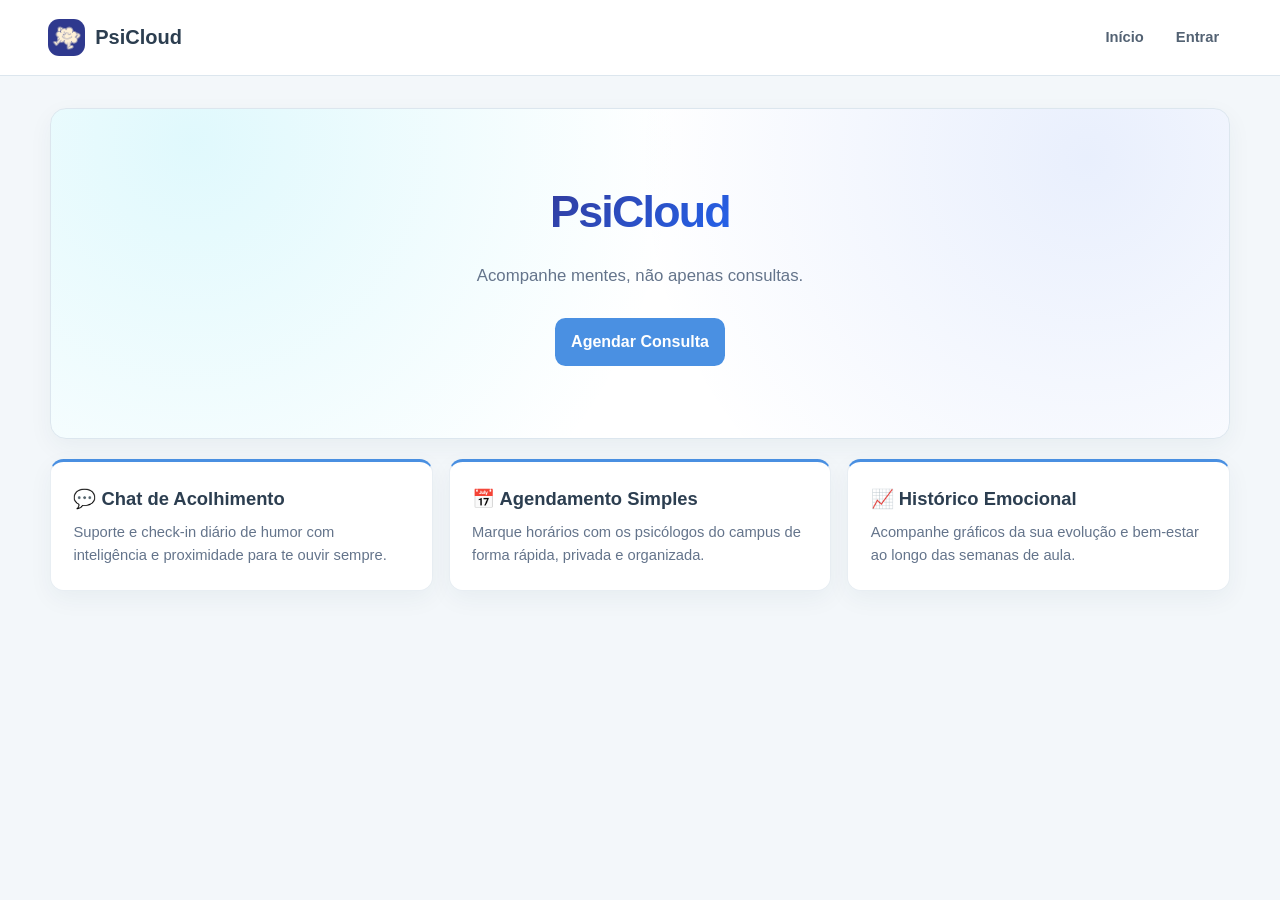
<file: index.html>
<!DOCTYPE html>
<html lang="pt-BR">
<head>
    <meta charset="UTF-8">
    <meta name="viewport" content="width=device-width, initial-scale=1.0">
    <title>PsiCloud - Acompanhe mentes, não apenas consultas</title>
    <!-- Vinculando o arquivo global style.css da Semana 1 -->
    <link rel="stylesheet" href="css/style.css"> <!--alteração do link (guilherme)-->
</head>
<body>

    <!-- Cabeçalho / Navbar -->
    <header class="header">
                    <a class="logo" href="index.html" aria-label="PsiCloud - página pública">
                <img src="images/logo.png" alt="" aria-hidden="true">
                <span>PsiCloud</span>
    </a>
        <nav class="nav-links" aria-label="Navegação principal">
            <a href="#inicio">Início</a>
            <a href="pages/login.html">Entrar</a> <!--alteração do link (guilherme)-->
        </nav>
    </header>

    <main id="conteudo">
    <!-- Seção Principal (Hero Banner) estruturada com Flexbox -->
    <section class="hero" id="inicio">
        <h1> <span>PsiCloud</span></h1>
        <p>Acompanhe mentes, não apenas consultas.</p>
        <a href="pages/agendamento.html" class="btn-primary">Agendar Consulta</a>
    </section>

    <!-- Seção de Diferenciais (Cards com Flexbox) -->
    <section class="diferenciais" aria-label="Diferenciais do PsiCloud">
        <div class="card-dif">
            <h3>💬 Chat de Acolhimento</h3>
            <p>Suporte e check-in diário de humor com inteligência e proximidade para te ouvir sempre.</p>
        </div>
        <div class="card-dif">
            <h3>📅 Agendamento Simples</h3>
            <p>Marque horários com os psicólogos do campus de forma rápida, privada e organizada.</p>
        </div>
        <div class="card-dif">
            <h3>📈 Histórico Emocional</h3>
            <p>Acompanhe gráficos da sua evolução e bem-estar ao longo das semanas de aula.</p>
        </div>
    </section>
    </main>

</body>
</html>
</file>
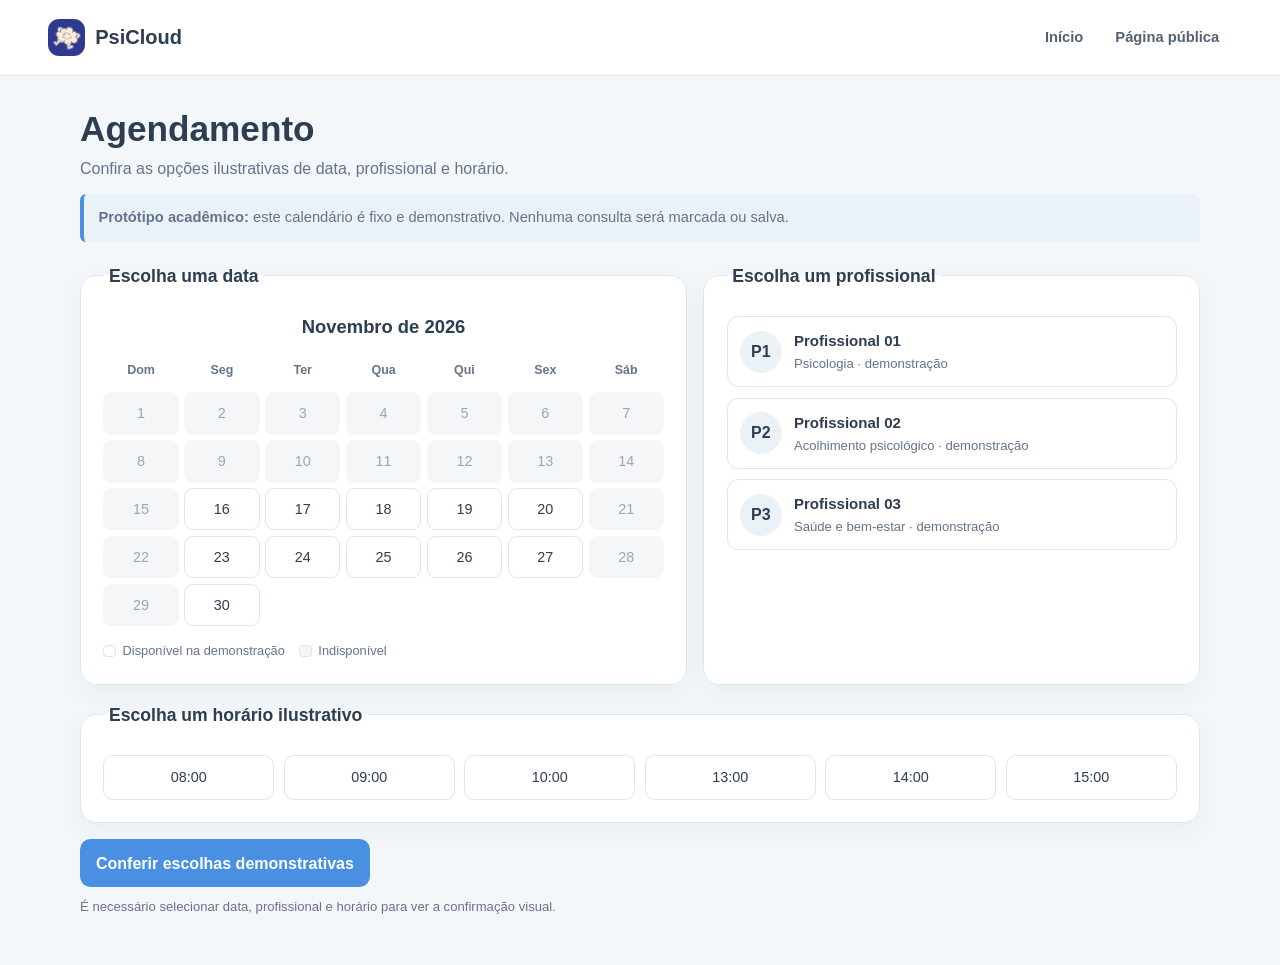
<file: pages/agendamento.html>
<!DOCTYPE html>
<html lang="pt-BR">
<head>
  <meta charset="UTF-8">
  <meta name="viewport" content="width=device-width, initial-scale=1.0">
  <meta name="description" content="Calendário ilustrativo de agendamento do PsiCloud.">
  <title>Agendamento demonstrativo | PsiCloud</title>
  <link rel="stylesheet" href="../css/style.css">
  <style>
    .agendamento-container {
      width: min(1120px, calc(100% - 2rem));
      margin: 2rem auto 3rem;
    }

    .pagina-intro {
      margin-bottom: 1.25rem;
    }

    .pagina-intro h1 {
      margin-bottom: 0.35rem;
      color: var(--cor-primaria);
      font-size: clamp(1.7rem, 4vw, 2.2rem);
      line-height: 1.2;
    }

    .pagina-intro p {
      color: var(--cor-texto-suave);
    }

    .aviso-demo {
      margin-top: 0.8rem;
      padding: 0.75rem 0.9rem;
      border-left: 4px solid var(--cor-secundaria);
      border-radius: 0.4rem;
      background: #EAF2F8;
      color: var(--cor-primaria);
      font-size: 0.92rem;
    }

    .agendamento-grid {
      display: grid;
      grid-template-columns: minmax(0, 1.1fr) minmax(280px, 0.9fr);
      gap: 1rem;
    }

    .painel-agenda {
      min-width: 0;
      padding: clamp(1rem, 3vw, 1.4rem);
      border: 1px solid var(--cor-borda);
      border-radius: var(--raio-cartao);
      background: var(--cor-branco);
      box-shadow: var(--sombra-cartao);
    }

    .painel-agenda legend {
      padding: 0 0.35rem;
      color: var(--cor-primaria);
      font-size: 1.1rem;
      font-weight: 750;
    }

    .mes-calendario {
      margin-bottom: 0.8rem;
      color: var(--cor-primaria);
      font-size: 1.15rem;
      text-align: center;
    }

    .calendario {
      display: grid;
      grid-template-columns: repeat(7, minmax(0, 1fr));
      gap: 0.35rem;
    }

    .dia-semana,
    .dia-vazio,
    .dia-indisponivel,
    .dia-opcao {
      display: grid;
      min-height: 2.65rem;
      place-items: center;
      border-radius: 0.55rem;
      font-size: 0.9rem;
    }

    .dia-semana {
      min-height: 2rem;
      color: var(--cor-texto-suave);
      font-size: 0.78rem;
      font-weight: 700;
    }

    .dia-vazio {
      visibility: hidden;
    }

    .dia-indisponivel {
      background: #F4F6F8;
      color: #9AA7B3;
    }

    .dia-opcao {
      position: relative;
      border: 1px solid var(--cor-borda);
      color: var(--cor-primaria);
      cursor: pointer;
      transition: border-color 0.18s ease, background-color 0.18s ease, color 0.18s ease;
    }

    .dia-opcao input,
    .opcao-card input,
    .horario-opcao input {
      position: absolute;
      width: 1px;
      height: 1px;
      overflow: hidden;
      clip: rect(0, 0, 0, 0);
      white-space: nowrap;
      clip-path: inset(50%);
    }

    .dia-opcao:hover,
    .dia-opcao:focus-within,
    .opcao-card:hover,
    .opcao-card:focus-within,
    .horario-opcao:hover,
    .horario-opcao:focus-within {
      border-color: var(--cor-secundaria);
    }

    .dia-opcao:has(input:checked),
    .opcao-card:has(input:checked),
    .horario-opcao:has(input:checked) {
      border-color: var(--cor-secundaria);
      background: #EAF2F8;
      color: var(--cor-primaria);
      box-shadow: inset 0 0 0 1px var(--cor-secundaria);
    }

    .dia-opcao:has(input:focus-visible),
    .opcao-card:has(input:focus-visible),
    .horario-opcao:has(input:focus-visible) {
      outline: 3px solid rgba(74, 144, 226, 0.3);
      outline-offset: 2px;
    }

    .legenda-calendario {
      display: flex;
      flex-wrap: wrap;
      gap: 0.9rem;
      margin-top: 0.9rem;
      color: var(--cor-texto-suave);
      font-size: 0.8rem;
    }

    .legenda-item {
      display: inline-flex;
      align-items: center;
      gap: 0.4rem;
    }

    .legenda-marca {
      width: 0.8rem;
      height: 0.8rem;
      border: 1px solid var(--cor-borda);
      border-radius: 0.25rem;
      background: var(--cor-branco);
    }

    .legenda-marca.indisponivel {
      background: #F4F6F8;
    }

    .opcoes-profissionais {
      display: grid;
      gap: 0.65rem;
      margin-top: 0.25rem;
    }

    .opcao-card {
      position: relative;
      display: flex;
      min-height: 4.2rem;
      align-items: center;
      gap: 0.75rem;
      padding: 0.75rem;
      border: 1px solid var(--cor-borda);
      border-radius: 0.7rem;
      color: var(--cor-texto);
      cursor: pointer;
      transition: border-color 0.18s ease, background-color 0.18s ease;
    }

    .avatar-profissional {
      display: grid;
      width: 2.65rem;
      height: 2.65rem;
      flex: 0 0 auto;
      place-items: center;
      border-radius: 50%;
      background: #EAF2F8;
      color: var(--cor-primaria);
      font-weight: 750;
    }

    .opcao-card strong,
    .opcao-card small {
      display: block;
    }

    .opcao-card strong {
      color: var(--cor-primaria);
      font-size: 0.94rem;
    }

    .opcao-card small {
      color: var(--cor-texto-suave);
      font-size: 0.82rem;
    }

    .painel-horarios {
      grid-column: 1 / -1;
    }

    .horarios-grid {
      display: grid;
      grid-template-columns: repeat(6, minmax(0, 1fr));
      gap: 0.6rem;
      margin-top: 0.25rem;
    }

    .horario-opcao {
      position: relative;
      display: grid;
      min-height: 2.8rem;
      place-items: center;
      border: 1px solid var(--cor-borda);
      border-radius: 0.6rem;
      color: var(--cor-primaria);
      cursor: pointer;
      font-size: 0.9rem;
      transition: border-color 0.18s ease, background-color 0.18s ease;
    }

    .form-acao {
      display: flex;
      grid-column: 1 / -1;
      flex-direction: column;
      align-items: flex-start;
      gap: 0.55rem;
    }

    .form-acao .btn-primary {
      width: auto;
      min-width: min(100%, 260px);
    }

    .form-ajuda {
      color: var(--cor-texto-suave);
      font-size: 0.82rem;
    }

    .modal-confirmacao {
      position: fixed;
      z-index: 200;
      display: none;
      padding: 1rem;
      background: rgba(25, 39, 52, 0.62);
      inset: 0;
      place-items: center;
    }

    .modal-confirmacao:target {
      display: grid;
    }

    .modal-card {
      width: min(460px, 100%);
      padding: 1.5rem;
      border: 1px solid var(--cor-borda);
      border-radius: var(--raio-cartao);
      background: var(--cor-branco);
      box-shadow: 0 18px 50px rgba(15, 35, 52, 0.2);
    }

    .modal-card h2 {
      margin-bottom: 0.5rem;
      color: var(--cor-primaria);
      font-size: 1.35rem;
    }

    .modal-card p {
      margin-bottom: 1rem;
      color: var(--cor-texto-suave);
    }

    .modal-card .btn-primary {
      width: auto;
    }

    @media (max-width: 800px) {
      .agendamento-grid {
        grid-template-columns: 1fr;
      }

      .painel-horarios,
      .form-acao {
        grid-column: auto;
      }

      .horarios-grid {
        grid-template-columns: repeat(3, minmax(0, 1fr));
      }
    }

    @media (max-width: 480px) {
      .header {
        align-items: flex-start;
        flex-direction: column;
      }

      .nav-links {
        width: 100%;
      }

      .calendario {
        gap: 0.2rem;
      }

      .dia-semana,
      .dia-vazio,
      .dia-indisponivel,
      .dia-opcao {
        min-height: 2.35rem;
        font-size: 0.82rem;
      }
    }
  </style>
</head>
<body>
  <header class="header">
    <a class="logo" href="../index.html" aria-label="PsiCloud - página pública">
      <img src="../images/logo.png" alt="" aria-hidden="true">
      <span>PsiCloud</span>
    </a>
    <nav class="nav-links" aria-label="Navegação principal">
      <a href="inicio.html">Início</a>
      <a href="../index.html">Página pública</a>
    </nav>
  </header>

  <main class="agendamento-container" id="agenda">
    <section class="pagina-intro" aria-labelledby="titulo-agendamento">
      <h1 id="titulo-agendamento">Agendamento</h1>
      <p>Confira as opções ilustrativas de data, profissional e horário.</p>
      <p class="aviso-demo"><strong>Protótipo acadêmico:</strong> este calendário é fixo e demonstrativo. Nenhuma consulta será marcada ou salva.</p>
    </section>

    <form action="#confirmacao" method="get">
      <div class="agendamento-grid">
        <fieldset class="painel-agenda">
          <legend>Escolha uma data</legend>
          <h2 class="mes-calendario">Novembro de 2026</h2>
          <div class="calendario" role="group" aria-label="Dias ilustrativos de novembro de 2026">
            <span class="dia-semana" aria-hidden="true">Dom</span>
            <span class="dia-semana" aria-hidden="true">Seg</span>
            <span class="dia-semana" aria-hidden="true">Ter</span>
            <span class="dia-semana" aria-hidden="true">Qua</span>
            <span class="dia-semana" aria-hidden="true">Qui</span>
            <span class="dia-semana" aria-hidden="true">Sex</span>
            <span class="dia-semana" aria-hidden="true">Sáb</span>

            <span class="dia-indisponivel" aria-label="1, indisponível">1</span>
            <span class="dia-indisponivel" aria-label="2, indisponível">2</span>
            <span class="dia-indisponivel" aria-label="3, indisponível">3</span>
            <span class="dia-indisponivel" aria-label="4, indisponível">4</span>
            <span class="dia-indisponivel" aria-label="5, indisponível">5</span>
            <span class="dia-indisponivel" aria-label="6, indisponível">6</span>
            <span class="dia-indisponivel" aria-label="7, indisponível">7</span>
            <span class="dia-indisponivel" aria-label="8, indisponível">8</span>
            <span class="dia-indisponivel" aria-label="9, indisponível">9</span>
            <span class="dia-indisponivel" aria-label="10, indisponível">10</span>
            <span class="dia-indisponivel" aria-label="11, indisponível">11</span>
            <span class="dia-indisponivel" aria-label="12, indisponível">12</span>
            <span class="dia-indisponivel" aria-label="13, indisponível">13</span>
            <span class="dia-indisponivel" aria-label="14, indisponível">14</span>
            <span class="dia-indisponivel" aria-label="15, indisponível">15</span>
            <label class="dia-opcao"><input type="radio" name="data" value="2026-11-16" required><span>16</span></label>
            <label class="dia-opcao"><input type="radio" name="data" value="2026-11-17"><span>17</span></label>
            <label class="dia-opcao"><input type="radio" name="data" value="2026-11-18"><span>18</span></label>
            <label class="dia-opcao"><input type="radio" name="data" value="2026-11-19"><span>19</span></label>
            <label class="dia-opcao"><input type="radio" name="data" value="2026-11-20"><span>20</span></label>
            <span class="dia-indisponivel" aria-label="21, indisponível">21</span>
            <span class="dia-indisponivel" aria-label="22, indisponível">22</span>
            <label class="dia-opcao"><input type="radio" name="data" value="2026-11-23"><span>23</span></label>
            <label class="dia-opcao"><input type="radio" name="data" value="2026-11-24"><span>24</span></label>
            <label class="dia-opcao"><input type="radio" name="data" value="2026-11-25"><span>25</span></label>
            <label class="dia-opcao"><input type="radio" name="data" value="2026-11-26"><span>26</span></label>
            <label class="dia-opcao"><input type="radio" name="data" value="2026-11-27"><span>27</span></label>
            <span class="dia-indisponivel" aria-label="28, indisponível">28</span>
            <span class="dia-indisponivel" aria-label="29, indisponível">29</span>
            <label class="dia-opcao"><input type="radio" name="data" value="2026-11-30"><span>30</span></label>
            <span class="dia-vazio" aria-hidden="true"></span>
            <span class="dia-vazio" aria-hidden="true"></span>
            <span class="dia-vazio" aria-hidden="true"></span>
            <span class="dia-vazio" aria-hidden="true"></span>
            <span class="dia-vazio" aria-hidden="true"></span>
          </div>
          <div class="legenda-calendario" aria-label="Legenda do calendário">
            <span class="legenda-item"><span class="legenda-marca" aria-hidden="true"></span>Disponível na demonstração</span>
            <span class="legenda-item"><span class="legenda-marca indisponivel" aria-hidden="true"></span>Indisponível</span>
          </div>
        </fieldset>

        <fieldset class="painel-agenda">
          <legend>Escolha um profissional</legend>
          <div class="opcoes-profissionais">
            <label class="opcao-card">
              <input type="radio" name="profissional" value="profissional-01" required>
              <span class="avatar-profissional" aria-hidden="true">P1</span>
              <span><strong>Profissional 01</strong><small>Psicologia · demonstração</small></span>
            </label>
            <label class="opcao-card">
              <input type="radio" name="profissional" value="profissional-02">
              <span class="avatar-profissional" aria-hidden="true">P2</span>
              <span><strong>Profissional 02</strong><small>Acolhimento psicológico · demonstração</small></span>
            </label>
            <label class="opcao-card">
              <input type="radio" name="profissional" value="profissional-03">
              <span class="avatar-profissional" aria-hidden="true">P3</span>
              <span><strong>Profissional 03</strong><small>Saúde e bem-estar · demonstração</small></span>
            </label>
          </div>
        </fieldset>

        <fieldset class="painel-agenda painel-horarios">
          <legend>Escolha um horário ilustrativo</legend>
          <div class="horarios-grid">
            <label class="horario-opcao"><input type="radio" name="horario" value="08:00" required><span>08:00</span></label>
            <label class="horario-opcao"><input type="radio" name="horario" value="09:00"><span>09:00</span></label>
            <label class="horario-opcao"><input type="radio" name="horario" value="10:00"><span>10:00</span></label>
            <label class="horario-opcao"><input type="radio" name="horario" value="13:00"><span>13:00</span></label>
            <label class="horario-opcao"><input type="radio" name="horario" value="14:00"><span>14:00</span></label>
            <label class="horario-opcao"><input type="radio" name="horario" value="15:00"><span>15:00</span></label>
          </div>
        </fieldset>

        <div class="form-acao">
          <button class="btn-primary" type="submit">Conferir escolhas demonstrativas</button>
          <p class="form-ajuda">É necessário selecionar data, profissional e horário para ver a confirmação visual.</p>
        </div>
      </div>
    </form>
  </main>

  <section class="modal-confirmacao" id="confirmacao" aria-labelledby="titulo-confirmacao" aria-describedby="texto-confirmacao" role="dialog" aria-modal="true">
    <div class="modal-card">
      <h2 id="titulo-confirmacao">Demonstração concluída</h2>
      <p id="texto-confirmacao">Suas escolhas foram exibidas apenas para demonstrar a interface. Nenhuma consulta real foi marcada ou salva.</p>
      <a class="btn-primary" href="#agenda">Voltar ao calendário</a>
    </div>
  </section>
</body>
</html>
</file>
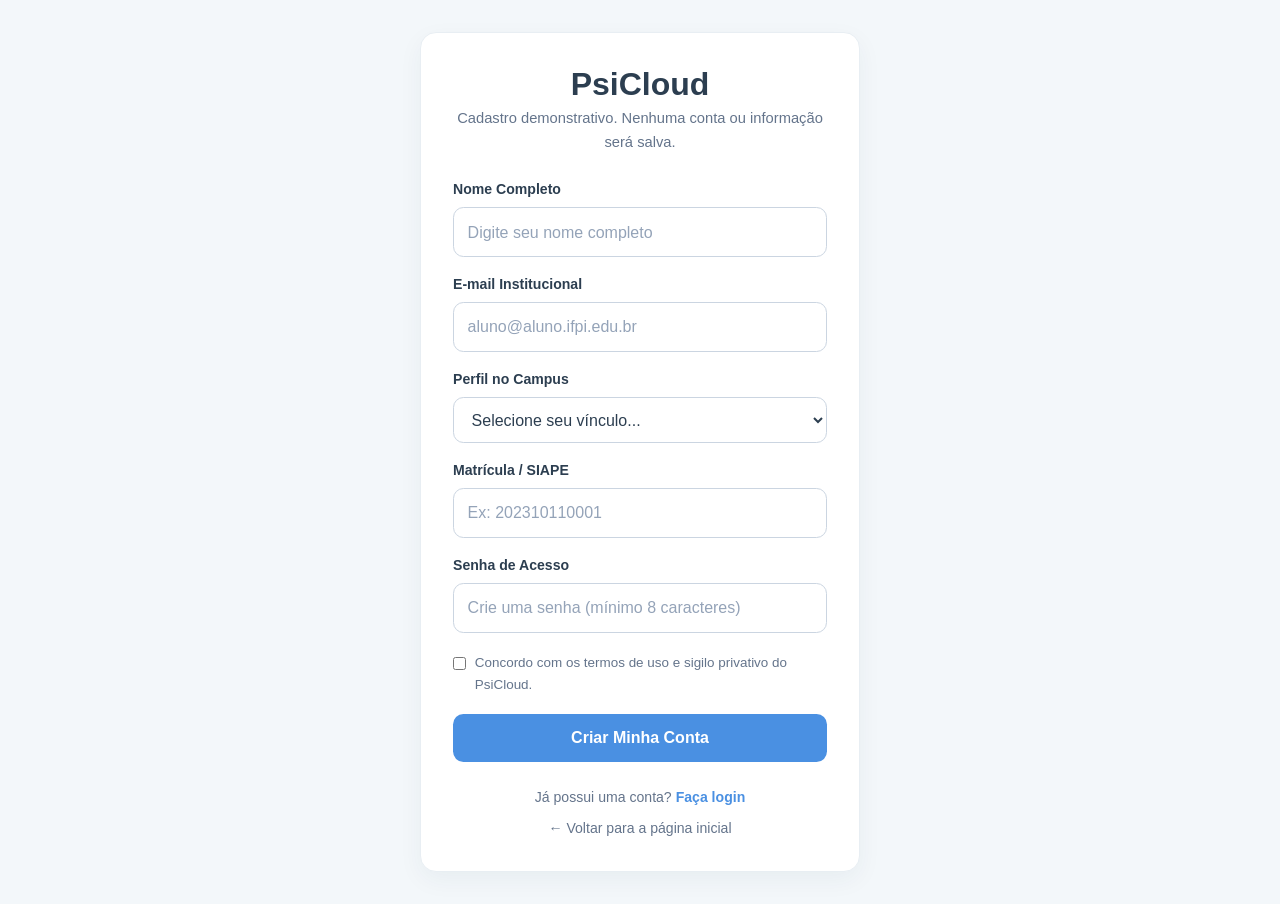
<file: pages/cadastro.html>
<!DOCTYPE html>
<html lang="pt-BR">
<head>
  <meta charset="UTF-8">
  <meta name="viewport" content="width=device-width, initial-scale=1.0">
  <title>Cadastro - PsiCloud</title>
  <link rel="stylesheet" href="../css/style.css"> <!--alteração do link (guilherme)-->
</head>
<body class="auth-body">

  <main class="auth-container">
    <section class="auth-card" aria-labelledby="cadastro-title">
      
      <!-- Cabeçalho do Card -->
      <header class="auth-header">
        <h1 class="logo-title" id="cadastro-title">PsiCloud</h1>
          <p class="auth-subtitle">Cadastro demonstrativo. Nenhuma conta ou informação será salva.</p>
      </header>

      <!-- Formulário com Validação Nativa HTML5 -->
      <!-- Sem name nos campos: a demonstração valida e redireciona sem enviar dados. -->
      <form action="login.html" method="get" class="auth-form">
        
        <div class="form-group">
          <label for="nome">Nome Completo</label>
          <input 
            type="text" 
            id="nome" 
            class="input-field" 
            placeholder="Digite seu nome completo" 
            required 
            minlength="3"
            autocomplete="name"
          />
        </div>

        <div class="form-group">
          <label for="email">E-mail Institucional</label>
          <input 
            type="email" 
            id="email" 
            class="input-field" 
            placeholder="aluno@aluno.ifpi.edu.br" 
            required 
            autocomplete="email"
          />
        </div>

        <div class="form-group">
          <label for="perfil">Perfil no Campus</label>
          <select id="perfil" class="input-field" required>
            <option value="" disabled selected>Selecione seu vínculo...</option>
            <option value="aluno">Aluno / Discente</option>
            <option value="servidor">Servidor / Professor</option>
            <option value="psicologo">Psicólogo / Saúde</option>
          </select>
        </div>

        <div class="form-group">
          <label for="matricula">Matrícula / SIAPE</label>
          <input 
            type="text" 
            id="matricula" 
            class="input-field" 
            placeholder="Ex: 202310110001" 
            required 
            pattern="[0-9]{6,14}"
            title="A matrícula deve conter apenas números (entre 6 e 14 dígitos)."
          />
        </div>

        <div class="form-group">
          <label for="senha">Senha de Acesso</label>
          <input 
            type="password" 
            id="senha" 
            class="input-field" 
            placeholder="Crie uma senha (mínimo 8 caracteres)" 
            required 
            minlength="8"
            autocomplete="new-password"
          />
        </div>

        <div class="form-group-checkbox">
          <label class="checkbox-label">
            <input type="checkbox" required />
            Concordo com os termos de uso e sigilo privativo do PsiCloud.
          </label>
        </div>

        <button type="submit" class="btn-primary">Criar Minha Conta</button>
      </form>

      <!-- Links de Navegação -->
      <footer class="auth-footer">
        <p>Já possui uma conta? <a href="login.html">Faça login</a></p>
        <p><a href="../index.html" class="link-back">← Voltar para a página inicial</a></p>
      </footer>

    </section>
  </main>

</body>
</html>
</file>
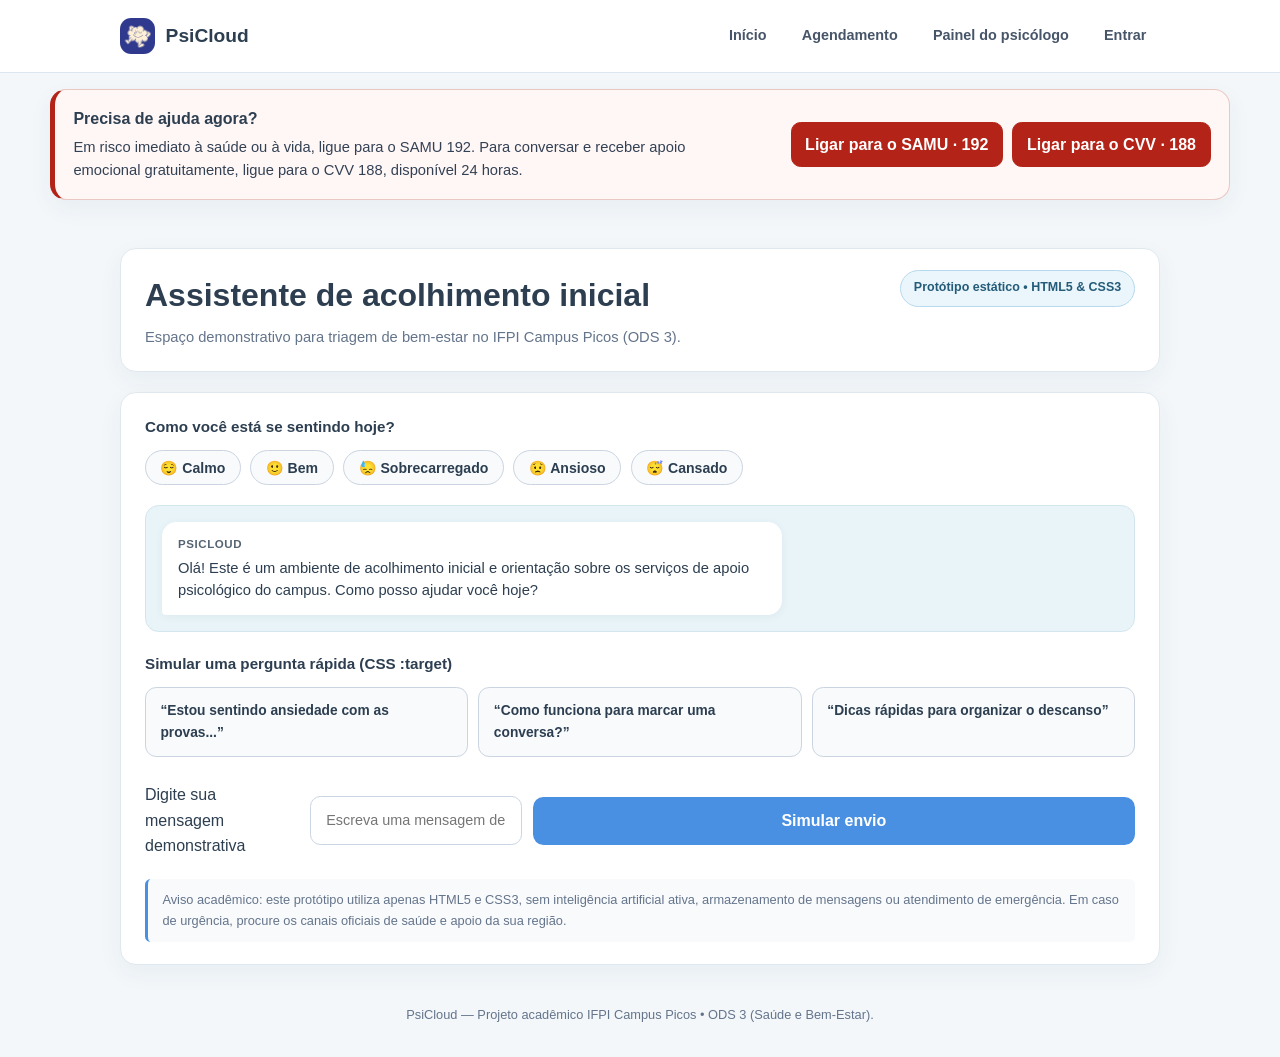
<file: pages/chatbot.html>
<!DOCTYPE html>
<html lang="pt-BR">
<head>
  <meta charset="UTF-8">
  <meta name="viewport" content="width=device-width, initial-scale=1.0">
  <meta name="description" content="Interface demonstrativa de apoio inicial e seleção de humor do PsiCloud.">
  <title>Apoio Inicial e Chatbot | PsiCloud</title>
  <link rel="stylesheet" href="../css/style.css">

  <style>
    body {
      min-height: 100vh;
      background: #F3F7FA;
      color: var(--cor-primaria, #2C3E50);
    }

    .chat-topbar {
      position: sticky;
      top: 0;
      z-index: 100;
      background: var(--cor-branco, #FFFFFF);
      border-bottom: 1px solid #DCE6EE;
    }

    .chat-topbar-inner,
    .chat-container,
    .chat-footer {
      width: min(1040px, calc(100% - 2rem));
      margin-inline: auto;
    }

    .chat-topbar-inner {
      min-height: 72px;
      display: flex;
      align-items: center;
      justify-content: space-between;
      gap: 1rem;
      flex-wrap: wrap;
    }

    .brand {
      display: inline-flex;
      align-items: center;
      gap: 0.65rem;
      color: var(--cor-primaria, #2C3E50);
      font-size: 1.2rem;
      font-weight: 800;
      text-decoration: none;
    }

    .brand-logo {
      display: block;
      width: 2.2rem;
      height: 2.2rem;
      border-radius: 0.7rem;
      background: var(--cor-primaria, #2C3E50);
      object-fit: cover;
    }

    .chat-nav {
      display: flex;
      align-items: center;
      gap: 0.5rem;
      flex-wrap: wrap;
    }

    .chat-nav a {
      padding: 0.5rem 0.85rem;
      border-radius: 0.55rem;
      color: #475569;
      font-size: 0.9rem;
      font-weight: 600;
      text-decoration: none;
      transition: background-color 0.2s ease, color 0.2s ease;
    }

    .chat-nav a:hover,
    .chat-nav a:focus-visible {
      background: #EAF2F8;
      color: var(--cor-primaria, #2C3E50);
    }

    .chat-container {
      padding-block: 2rem 2.5rem;
      display: grid;
      gap: 1.25rem;
    }

    .chat-header {
      display: flex;
      align-items: flex-start;
      justify-content: space-between;
      gap: 1rem;
      flex-wrap: wrap;
      background: var(--cor-branco, #FFFFFF);
      border: 1px solid #E0E8EF;
      border-radius: 1rem;
      padding: 1.35rem 1.5rem;
      box-shadow: 0 8px 24px rgba(29, 54, 75, 0.05);
    }

    .chat-header h1 {
      font-size: clamp(1.45rem, 3vw, 2rem);
      color: var(--cor-primaria, #2C3E50);
      margin-bottom: 0.3rem;
    }

    .chat-header p {
      color: #64748B;
      font-size: 0.92rem;
    }

    .demo-pill {
      padding: 0.45rem 0.8rem;
      border-radius: 999px;
      border: 1px solid #B7D9ED;
      background: #EAF6FC;
      color: #245B78;
      font-size: 0.78rem;
      font-weight: 700;
      white-space: nowrap;
    }

    .chat-panel {
      background: var(--cor-branco, #FFFFFF);
      border: 1px solid #E0E8EF;
      border-radius: 1rem;
      padding: 1.35rem 1.5rem;
      box-shadow: 0 8px 24px rgba(29, 54, 75, 0.05);
      display: grid;
      gap: 1.25rem;
    }

    .mood-section h2,
    .prompts-section h2 {
      font-size: 0.95rem;
      color: var(--cor-primaria, #2C3E50);
      margin-bottom: 0.65rem;
    }

    .mood-options {
      display: flex;
      gap: 0.6rem;
      flex-wrap: wrap;
    }

    .mood-chip {
      display: inline-flex;
      align-items: center;
      gap: 0.4rem;
      padding: 0.55rem 0.9rem;
      border-radius: 999px;
      border: 1.5px solid #CBD5E1;
      background: #F8FAFC;
      color: var(--cor-primaria, #2C3E50);
      font-size: 0.88rem;
      font-weight: 650;
      cursor: pointer;
      transition: all 0.18s ease;
    }

    .mood-chip:hover,
    .mood-chip:focus-visible {
      border-color: var(--cor-secundaria, #4A90E2);
      background: #EAF2FB;
    }

    .conversation-thread {
      display: flex;
      flex-direction: column;
      gap: 0.9rem;
      padding: 1rem;
      border-radius: 0.85rem;
      background: var(--cor-fundo, #E8F4F8);
      border: 1px solid #D3E6EE;
    }

    .message {
      max-width: min(82%, 620px);
      padding: 0.85rem 1rem;
      border-radius: 0.9rem;
      line-height: 1.5;
      font-size: 0.92rem;
      box-shadow: 0 2px 8px rgba(44, 62, 80, 0.06);
    }

    .message-bot {
      align-self: flex-start;
      background: var(--cor-branco, #FFFFFF);
      color: var(--cor-primaria, #2C3E50);
      border-bottom-left-radius: 0.25rem;
    }

    .message-user {
      align-self: flex-end;
      background: var(--cor-secundaria, #4A90E2);
      color: var(--cor-branco, #FFFFFF);
      border-bottom-right-radius: 0.25rem;
    }

    .message-label {
      display: block;
      font-size: 0.72rem;
      font-weight: 750;
      text-transform: uppercase;
      letter-spacing: 0.05em;
      opacity: 0.8;
      margin-bottom: 0.25rem;
    }

    /* Respostas demonstrativas via :target sem JavaScript */
    .simulated-exchange {
      display: none;
      flex-direction: column;
      gap: 0.75rem;
    }

    .simulated-exchange:target {
      display: flex;
    }

    .prompt-links {
      display: grid;
      grid-template-columns: repeat(auto-fit, minmax(210px, 1fr));
      gap: 0.65rem;
    }

    .prompt-link {
      display: block;
      padding: 0.75rem 0.9rem;
      border-radius: 0.7rem;
      border: 1px solid #CBD5E1;
      background: #F8FAFC;
      color: var(--cor-primaria, #2C3E50);
      font-size: 0.86rem;
      font-weight: 650;
      text-decoration: none;
      transition: border-color 0.18s ease, background-color 0.18s ease;
    }

    .prompt-link:hover,
    .prompt-link:focus-visible {
      border-color: var(--cor-secundaria, #4A90E2);
      background: #EAF2FB;
    }

    .chat-composer {
      display: flex;
      gap: 0.65rem;
      align-items: center;
      padding-top: 0.35rem;
    }

    .chat-input {
      flex: 1;
      padding: 0.75rem 0.95rem;
      border-radius: 0.65rem;
      border: 1.5px solid #CBD5E1;
      background: var(--cor-branco, #FFFFFF);
      color: var(--cor-primaria, #2C3E50);
      font: inherit;
      font-size: 0.9rem;
    }

    .chat-input:focus-visible {
      outline: 3px solid rgba(74, 144, 226, 0.35);
      border-color: var(--cor-secundaria, #4A90E2);
    }

    .chat-notice {
      font-size: 0.8rem;
      color: #64748B;
      background: #F8FAFC;
      border-left: 3px solid var(--cor-secundaria, #4A90E2);
      padding: 0.7rem 0.9rem;
      border-radius: 0.35rem;
    }

    .chat-footer {
      padding-bottom: 2rem;
      text-align: center;
      color: #64748B;
      font-size: 0.8rem;
    }

    @media (max-width: 600px) {
      .message {
        max-width: 94%;
      }

      .chat-composer {
        flex-direction: column;
        align-items: stretch;
      }
    }
  </style>
</head>
<body>
  <header class="chat-topbar">
    <div class="chat-topbar-inner">
      <a class="brand" href="../index.html" aria-label="PsiCloud - página inicial">
        <img class="brand-logo" src="../images/logo.png" alt="" aria-hidden="true">
        <span>PsiCloud</span>
      </a>

      <nav class="chat-nav" aria-label="Navegação principal">
        <a href="../index.html">Início</a>
        <a href="agendamento.html">Agendamento</a>
        <a href="dashboard-psicologo.html">Painel do psicólogo</a>
        <a href="login.html">Entrar</a>
      </nav>
    </div>
  </header>

  <aside class="banner-suporte-urgente"
       aria-labelledby="titulo-suporte-urgente">
  <div class="banner-suporte-urgente__texto">
    <strong class="banner-suporte-urgente__titulo"
            id="titulo-suporte-urgente">
      Precisa de ajuda agora?
    </strong>
    <p>
      Em risco imediato à saúde ou à vida, ligue para o SAMU 192.
      Para conversar e receber apoio emocional gratuitamente, ligue
      para o CVV 188, disponível 24 horas.
    </p>
  </div>

  <nav class="banner-suporte-urgente__acoes" aria-label="Contatos de apoio">
    <a class="banner-suporte-urgente__link" href="tel:192">
      Ligar para o SAMU · 192
    </a>
    <a class="banner-suporte-urgente__link" href="tel:188">
      Ligar para o CVV · 188
    </a>
  </nav>
</aside>

  <main class="chat-container">
    <section class="chat-header" aria-labelledby="chat-title">
      <div>
        <h1 id="chat-title">Assistente de acolhimento inicial</h1>
        <p>Espaço demonstrativo para triagem de bem-estar no IFPI Campus Picos (ODS 3).</p>
      </div>
      <span class="demo-pill">Protótipo estático • HTML5 &amp; CSS3</span>
    </section>

    <section class="chat-panel" aria-label="Conversa e seleção de humor">
      <div class="mood-section">
        <h2>Como você está se sentindo hoje?</h2>
        <div class="mood-options" role="group" aria-label="Seleção de estado emocional">
          <button type="button" class="mood-chip">😌 Calmo</button>
          <button type="button" class="mood-chip">🙂 Bem</button>
          <button type="button" class="mood-chip">😓 Sobrecarregado</button>
          <button type="button" class="mood-chip">😟 Ansioso</button>
          <button type="button" class="mood-chip">😴 Cansado</button>
        </div>
      </div>

      <div class="conversation-thread" aria-live="polite">
        <article class="message message-bot">
          <span class="message-label">PsiCloud</span>
          Olá! Este é um ambiente de acolhimento inicial e orientação sobre os serviços de apoio psicológico do campus. Como posso ajudar você hoje?
        </article>

        <!-- Troca demonstrativa 1 -->
        <div class="simulated-exchange" id="fluxo-ansiedade">
          <article class="message message-user">
            <span class="message-label">Você</span>
            Estou sentindo ansiedade com as provas e prazos desta semana.
          </article>
          <article class="message message-bot">
            <span class="message-label">PsiCloud</span>
            É compreensível sentir pressão em períodos de avaliação. Uma pausa curta de respiração pode ajudar agora, e você também pode solicitar um horário na aba de agendamento.
          </article>
        </div>

        <!-- Troca demonstrativa 2 -->
        <div class="simulated-exchange" id="fluxo-agendamento">
          <article class="message message-user">
            <span class="message-label">Você</span>
            Como funciona para marcar uma conversa com um profissional?
          </article>
          <article class="message message-bot">
            <span class="message-label">PsiCloud</span>
            Você pode acessar a tela de agendamento no menu superior para visualizar a disponibilidade demonstrativa e conhecer o fluxo de atendimento.
          </article>
        </div>

        <!-- Troca demonstrativa 3 -->
        <div class="simulated-exchange" id="fluxo-rotina">
          <article class="message message-user">
            <span class="message-label">Você</span>
            Quero dicas rápidas para organizar o sono e o descanso.
          </article>
          <article class="message message-bot">
            <span class="message-label">PsiCloud</span>
            Evitar telas nos minutos finais antes de dormir, definir um horário limite de estudo e separar pausas reais costumam ajudar a recuperar o foco.
          </article>
        </div>
      </div>

      <div class="prompts-section">
        <h2>Simular uma pergunta rápida (CSS :target)</h2>
        <div class="prompt-links">
          <a class="prompt-link" href="#fluxo-ansiedade">“Estou sentindo ansiedade com as provas...”</a>
          <a class="prompt-link" href="#fluxo-agendamento">“Como funciona para marcar uma conversa?”</a>
          <a class="prompt-link" href="#fluxo-rotina">“Dicas rápidas para organizar o descanso”</a>
        </div>
      </div>

      <form class="chat-composer" action="#fluxo-ansiedade" method="get">
        <label class="visually-hidden" for="campo-mensagem">Digite sua mensagem demonstrativa</label>
        <input
          id="campo-mensagem"
          class="chat-input"
          type="text"
          placeholder="Escreva uma mensagem demonstrativa (sem envio real de dados)..."
        >
        <button type="submit" class="btn-primary">Simular envio</button>
      </form>

      <p class="chat-notice">
        Aviso acadêmico: este protótipo utiliza apenas HTML5 e CSS3, sem inteligência artificial ativa, armazenamento de mensagens ou atendimento de emergência. Em caso de urgência, procure os canais oficiais de saúde e apoio da sua região.
      </p>
    </section>
  </main>

  <footer class="chat-footer">
    PsiCloud — Projeto acadêmico IFPI Campus Picos • ODS 3 (Saúde e Bem-Estar).
  </footer>
</body>
  </html>
</file>
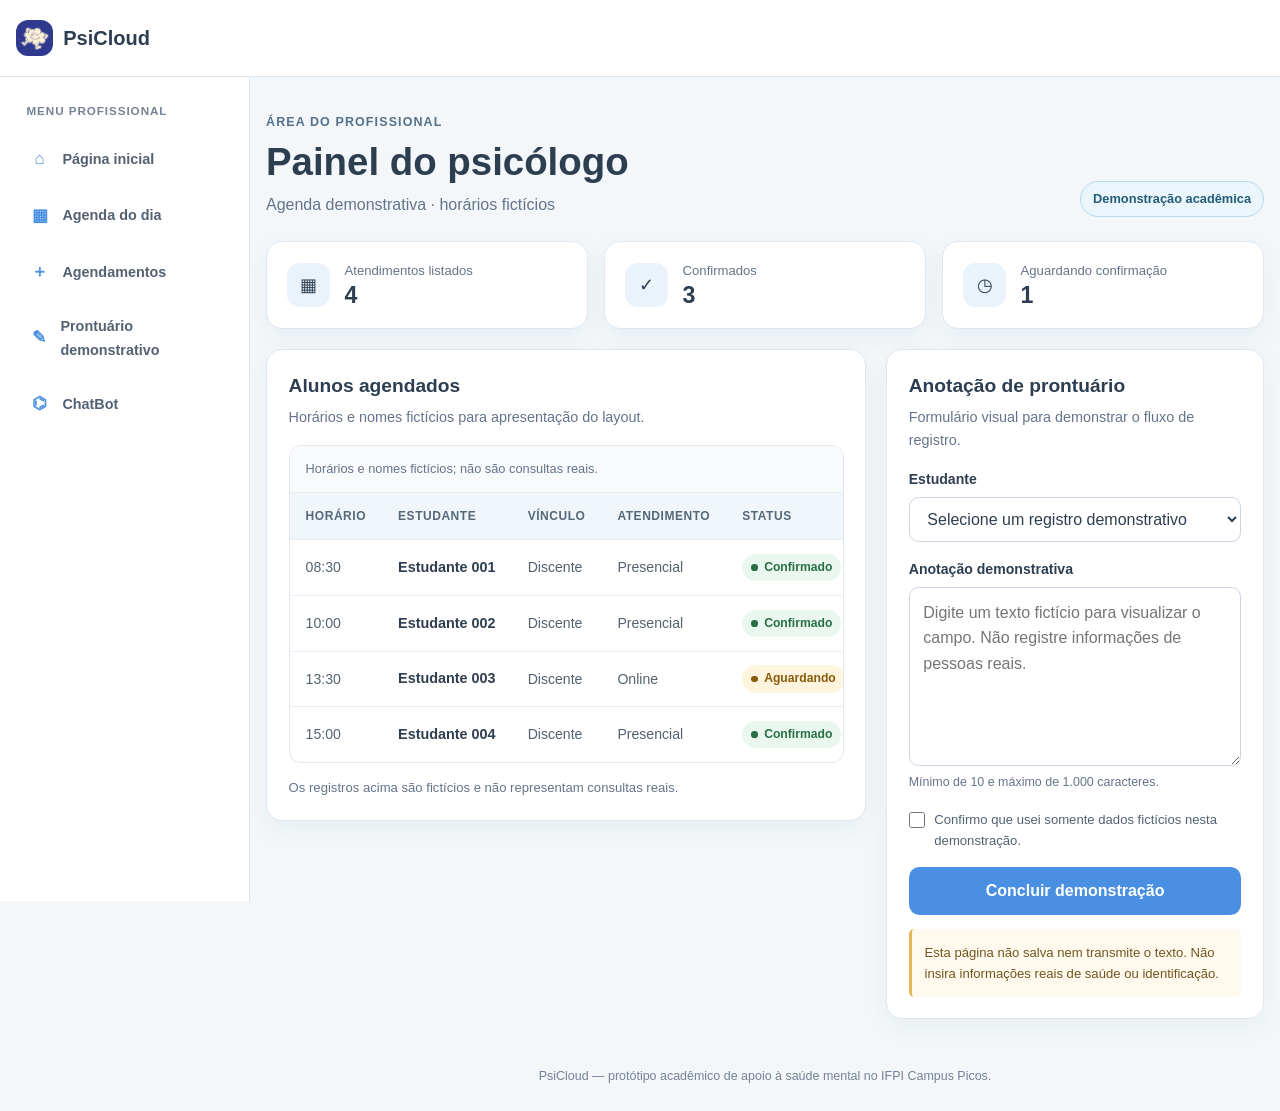
<file: pages/dashboard-psicologo.html>
<!DOCTYPE html>
<html lang="pt-BR">
<head>
  <meta charset="UTF-8">
  <meta name="viewport" content="width=device-width, initial-scale=1.0">
  <meta name="description" content="Painel demonstrativo de agenda e registro de atendimento do PsiCloud.">
  <title>Painel do Psicólogo | PsiCloud</title>
  <link rel="stylesheet" href="../css/style.css">

  <style>
    body {
      min-height: 100vh;
      background: #F3F7FA;
    }

    .dashboard-topbar {
      position: sticky;
      top: 0;
      z-index: 1003;
      background: var(--cor-branco);
      border-bottom: 1px solid #DCE6EE;
    }

    .topbar-content,
    .dashboard-footer {
      width: min(1400px, calc(100% - 2rem));
      margin-inline: auto;
    }

    .dashboard-main {
      width: min(1180px, calc(100% - 2rem));
      margin-inline: auto;
      padding-block: 2.25rem 3rem;
    }

    .topbar-content {
      min-height: 76px;
      display: flex;
      align-items: center;
      justify-content: space-between;
      gap: 1.5rem;
    }

    .brand {
      display: inline-flex;
      align-items: center;
      gap: 0.65rem;
      color: var(--cor-primaria);
      font-size: 1.25rem;
      font-weight: 800;
      text-decoration: none;
    }

    .brand-logo {
      display: block;
      width: 2.3rem;
      height: 2.3rem;
      flex: 0 0 auto;
      border-radius: 0.75rem;
      background: var(--cor-primaria);
      object-fit: cover;
    }

    .menu-toggle {
      position: absolute;
      width: 1px;
      height: 1px;
      overflow: hidden;
      clip: rect(0, 0, 0, 0);
      white-space: nowrap;
    }

    .menu-toggle-button {
      display: none;
    }

    .menu-toggle:focus-visible ~ .dashboard-topbar .menu-toggle-button {
      outline: 3px solid rgba(74, 144, 226, 0.45);
      outline-offset: 3px;
    }

    .dashboard-layout {
      display: grid;
      grid-template-columns: 250px minmax(0, 1fr);
      width: min(1400px, 100%);
      min-height: calc(100vh - 76px);
      margin-inline: auto;
      background: #F3F7FA;
    }

    .sidebar {
      position: sticky;
      top: 76px;
      align-self: start;
      height: calc(100vh - 76px);
      overflow-y: auto;
      padding: 1.4rem 1rem;
      border-right: 1px solid #DCE6EE;
      background: var(--cor-branco);
    }

    .sidebar-title {
      margin: 0.15rem 0.65rem 0.85rem;
      color: #738295;
      font-size: 0.73rem;
      font-weight: 750;
      letter-spacing: 0.08em;
      text-transform: uppercase;
    }

    .sidebar-nav {
      display: grid;
      gap: 0.35rem;
    }

    .sidebar-nav a {
      display: flex;
      align-items: center;
      gap: 0.75rem;
      padding: 0.75rem 0.8rem;
      border-radius: 0.65rem;
      color: #536273;
      font-size: 0.9rem;
      font-weight: 650;
      text-decoration: none;
      transition: background-color 0.18s ease, color 0.18s ease;
    }

    .sidebar-nav a:hover,
    .sidebar-nav a:focus-visible {
      background: #EAF2F8;
      color: var(--cor-primaria);
    }

    .sidebar-nav a:focus-visible,
    .menu-toggle-button:focus-visible,
    .sidebar-close:focus-visible {
      outline: 3px solid rgba(74, 144, 226, 0.45);
      outline-offset: 2px;
    }

    .sidebar-icon {
      width: 1.35rem;
      color: var(--cor-secundaria);
      font-size: 1.05rem;
      text-align: center;
    }

    .sidebar-close,
    .sidebar-overlay {
      display: none;
    }

    .dashboard-content {
      min-width: 0;
    }

    .page-heading {
      display: flex;
      align-items: flex-end;
      justify-content: space-between;
      gap: 1rem;
      margin-bottom: 1.5rem;
    }

    .eyebrow {
      margin-bottom: 0.35rem;
      color: #55718A;
      font-size: 0.78rem;
      font-weight: 750;
      letter-spacing: 0.09em;
      text-transform: uppercase;
    }

    .page-heading h1 {
      color: var(--cor-primaria);
      font-size: clamp(1.75rem, 4vw, 2.4rem);
      line-height: 1.2;
    }

    .page-date {
      margin-top: 0.45rem;
      color: #64748B;
    }

    .demo-badge {
      flex: 0 0 auto;
      padding: 0.45rem 0.75rem;
      border: 1px solid #B7D9ED;
      border-radius: 999px;
      background: #EAF6FC;
      color: #245B78;
      font-size: 0.8rem;
      font-weight: 700;
    }

    .summary-grid {
      display: grid;
      grid-template-columns: repeat(3, minmax(0, 1fr));
      gap: 1rem;
      margin-bottom: 1.25rem;
    }

    .summary-card,
    .panel {
      border: 1px solid #E0E8EF;
      border-radius: 1rem;
      background: var(--cor-branco);
      box-shadow: 0 8px 24px rgba(29, 54, 75, 0.05);
    }

    .summary-card {
      display: flex;
      align-items: center;
      gap: 0.9rem;
      padding: 1.1rem 1.25rem;
    }

    .summary-icon {
      display: grid;
      width: 2.7rem;
      height: 2.7rem;
      flex: 0 0 auto;
      place-items: center;
      border-radius: 0.8rem;
      background: #EAF2FB;
      color: var(--cor-primaria);
      font-size: 1.15rem;
    }

    .summary-card dt {
      color: #64748B;
      font-size: 0.82rem;
    }

    .summary-card dd {
      color: var(--cor-primaria);
      font-size: 1.45rem;
      font-weight: 800;
      line-height: 1.25;
    }

    .dashboard-grid {
      display: grid;
      grid-template-columns: minmax(0, 1.35fr) minmax(300px, 0.85fr);
      align-items: start;
      gap: 1.25rem;
    }

    .panel {
      min-width: 0;
      padding: 1.35rem;
    }

    .panel-heading {
      margin-bottom: 1rem;
    }

    .panel-heading h2 {
      color: var(--cor-primaria);
      font-size: 1.2rem;
    }

    .panel-heading p {
      margin-top: 0.25rem;
      color: #64748B;
      font-size: 0.9rem;
    }

    .table-scroll {
      overflow-x: auto;
      border: 1px solid #E2E8F0;
      border-radius: 0.75rem;
    }

    .appointments-table {
      width: 100%;
      border-collapse: collapse;
      text-align: left;
    }

    .appointments-table caption {
      padding: 0.8rem 1rem;
      background: #F8FAFC;
      color: #64748B;
      font-size: 0.8rem;
      text-align: left;
    }

    .appointments-table th,
    .appointments-table td {
      padding: 0.85rem 1rem;
      border-top: 1px solid #E8EEF3;
      white-space: nowrap;
    }

    .appointments-table thead th {
      background: #F1F6FA;
      color: #53687A;
      font-size: 0.75rem;
      font-weight: 750;
      letter-spacing: 0.045em;
      text-transform: uppercase;
    }

    .appointments-table tbody th {
      color: var(--cor-primaria);
      font-size: 0.9rem;
      font-weight: 700;
    }

    .appointments-table tbody td {
      color: #536273;
      font-size: 0.88rem;
    }

    .appointments-table tbody tr:hover {
      background: #F8FBFD;
    }

    .status {
      display: inline-flex;
      align-items: center;
      gap: 0.4rem;
      padding: 0.25rem 0.55rem;
      border-radius: 999px;
      background: #EAF7EF;
      color: #287044;
      font-size: 0.76rem;
      font-weight: 700;
    }

    .status::before {
      width: 0.42rem;
      height: 0.42rem;
      border-radius: 50%;
      background: currentColor;
      content: "";
    }

    .status.pending {
      background: #FFF5DF;
      color: #8A5A0A;
    }

    .table-note,
    .privacy-note {
      margin-top: 0.9rem;
      color: #64748B;
      font-size: 0.82rem;
    }

    .record-form {
      display: flex;
      flex-direction: column;
      gap: 1rem;
    }

    .field-group {
      display: flex;
      flex-direction: column;
      gap: 0.4rem;
    }

    .field-group label {
      color: var(--cor-primaria);
      font-size: 0.88rem;
      font-weight: 700;
    }

    .field-group select,
    .field-group textarea {
      width: 100%;
      padding: 0.75rem 0.85rem;
      border: 1.5px solid #CBD5E1;
      border-radius: 0.6rem;
      background-color: var(--cor-branco);
      color: var(--cor-primaria);
      font: inherit;
    }

    .field-group select {
      appearance: auto;
    }

    .field-group textarea {
      min-height: 9rem;
      resize: vertical;
    }

    .field-group select:focus-visible,
    .field-group textarea:focus-visible,
    .demo-consent input:focus-visible {
      outline: 3px solid rgba(74, 144, 226, 0.35);
      outline-offset: 2px;
      border-color: var(--cor-secundaria);
    }

    .field-hint {
      color: #64748B;
      font-size: 0.78rem;
    }

    .demo-consent {
      display: flex;
      align-items: flex-start;
      gap: 0.6rem;
      color: #536273;
      font-size: 0.82rem;
    }

    .demo-consent input {
      width: 1rem;
      height: 1rem;
      flex: 0 0 auto;
      margin-top: 0.2rem;
      accent-color: var(--cor-secundaria);
    }

    .privacy-note {
      padding: 0.8rem;
      border-left: 3px solid #E4B75B;
      border-radius: 0.3rem;
      background: #FFFAED;
      color: #70551F;
    }

    .feedback-message {
      display: none;
      margin-top: 1rem;
      padding: 0.85rem 1rem;
      border: 1px solid #B7D9ED;
      border-radius: 0.7rem;
      background: #EAF6FC;
      color: #245B78;
      font-size: 0.88rem;
    }

    .feedback-message:target {
      display: block;
    }

    .dashboard-footer {
      padding-block: 0 1.5rem;
      color: #738295;
      font-size: 0.78rem;
      text-align: center;
    }

    @media (max-width: 900px) {
      .dashboard-grid {
        grid-template-columns: 1fr;
      }

      .dashboard-layout {
        display: block;
        width: 100%;
      }

      .menu-toggle-button {
        display: inline-flex;
        align-items: center;
        gap: 0.5rem;
        padding: 0.6rem 0.8rem;
        border: 1px solid #D5E0E9;
        border-radius: 0.6rem;
        background: var(--cor-branco);
        color: var(--cor-primaria);
        font: inherit;
        font-size: 0.9rem;
        font-weight: 700;
        cursor: pointer;
      }

      .sidebar {
        position: fixed;
        top: 76px;
        bottom: 0;
        left: 0;
        z-index: 1002;
        width: min(290px, 84vw);
        height: auto;
        box-shadow: 12px 0 30px rgba(19, 41, 61, 0.13);
        transform: translateX(-105%);
        transition: transform 0.22s ease;
      }

      .menu-toggle:checked ~ .dashboard-layout .sidebar {
        transform: translateX(0);
      }

      .sidebar-close {
        display: inline-flex;
        margin: 0 0 1rem 0.65rem;
        padding: 0.4rem 0.6rem;
        border-radius: 0.5rem;
        color: #64748B;
        font-size: 0.82rem;
        cursor: pointer;
      }

      .sidebar-close:hover {
        background: #F1F6FA;
        color: var(--cor-primaria);
      }

      .sidebar-overlay {
        position: fixed;
        inset: 76px 0 0;
        z-index: 1001;
        background: rgba(15, 23, 42, 0.38);
        cursor: pointer;
      }

      .menu-toggle:checked ~ .dashboard-layout .sidebar-overlay {
        display: block;
      }
    }

    @media (max-width: 600px) {
      .topbar-content {
        gap: 0.6rem;
        min-height: 68px;
      }

      .dashboard-main {
        padding-top: 1.5rem;
      }

      .page-heading {
        align-items: flex-start;
        flex-direction: column;
      }

      .summary-grid {
        grid-template-columns: 1fr;
        gap: 0.7rem;
      }

      .summary-card {
        padding: 0.9rem 1rem;
      }

      .panel {
        padding: 1rem;
      }

      .sidebar {
        top: 68px;
      }

      .sidebar-overlay {
        inset-block-start: 68px;
      }
    }
  </style>
</head>
<body>
  <input class="menu-toggle" type="checkbox" id="menu-toggle" aria-label="Abrir ou fechar menu lateral">
  <header class="dashboard-topbar">
    <div class="topbar-content">
      <a class="brand" href="../index.html" aria-label="PsiCloud - página inicial">
        <img class="brand-logo" src="../images/logo.png" alt="" aria-hidden="true">
        <span>PsiCloud</span>
      </a>

      <label class="menu-toggle-button" for="menu-toggle">
        <span aria-hidden="true">☰</span> Menu
      </label>
    </div>
  </header>

  <div class="dashboard-layout">
    <aside class="sidebar" id="menu-lateral">
      <p class="sidebar-title">Menu profissional</p>
      <label class="sidebar-close" for="menu-toggle">Fechar menu</label>
      <nav class="sidebar-nav" aria-label="Navegação do dashboard">
        <a href="../index.html"><span class="sidebar-icon" aria-hidden="true">⌂</span>Página inicial</a>
        <a href="#agenda-hoje"><span class="sidebar-icon" aria-hidden="true">▦</span>Agenda do dia</a>
        <a href="agendamento.html"><span class="sidebar-icon" aria-hidden="true">＋</span>Agendamentos</a>
        <a href="#prontuario"><span class="sidebar-icon" aria-hidden="true">✎</span>Prontuário demonstrativo</a>
        <a href="/pages/chatbot.html"><span class="sidebar-icon" aria-hidden="true">⌬</span>ChatBot</a>
      </nav>
    </aside>

    <label class="sidebar-overlay" for="menu-toggle" aria-hidden="true"></label>

    <div class="dashboard-content">
  <main class="dashboard-main">
    <div class="page-heading">
      <div>
        <p class="eyebrow">Área do profissional</p>
        <h1>Painel do psicólogo</h1>
      <p class="page-date">Agenda demonstrativa · horários fictícios</p>
      </div>
      <span class="demo-badge">Demonstração acadêmica</span>
    </div>

    <section class="summary-grid" aria-label="Resumo demonstrativo da agenda">
      <div class="summary-card">
        <span class="summary-icon" aria-hidden="true">▦</span>
        <dl>
          <dt>Atendimentos listados</dt>
          <dd>4</dd>
        </dl>
      </div>
      <div class="summary-card">
        <span class="summary-icon" aria-hidden="true">✓</span>
        <dl>
          <dt>Confirmados</dt>
          <dd>3</dd>
        </dl>
      </div>
      <div class="summary-card">
        <span class="summary-icon" aria-hidden="true">◷</span>
        <dl>
          <dt>Aguardando confirmação</dt>
          <dd>1</dd>
        </dl>
      </div>
    </section>

    <div class="dashboard-grid">
      <section class="panel" id="agenda-hoje" aria-labelledby="agenda-title">
        <div class="panel-heading">
          <h2 id="agenda-title">Alunos agendados</h2>
          <p>Horários e nomes fictícios para apresentação do layout.</p>
        </div>

        <div class="table-scroll">
          <table class="appointments-table">
            <caption>Horários e nomes fictícios; não são consultas reais.</caption>
            <thead>
              <tr>
                <th scope="col">Horário</th>
                <th scope="col">Estudante</th>
                <th scope="col">Vínculo</th>
                <th scope="col">Atendimento</th>
                <th scope="col">Status</th>
              </tr>
            </thead>
            <tbody>
              <tr>
                <td><time datetime="08:30">08:30</time></td>
                <th scope="row">Estudante 001</th>
                <td>Discente</td>
                <td>Presencial</td>
                <td><span class="status">Confirmado</span></td>
              </tr>
              <tr>
                <td><time datetime="10:00">10:00</time></td>
                <th scope="row">Estudante 002</th>
                <td>Discente</td>
                <td>Presencial</td>
                <td><span class="status">Confirmado</span></td>
              </tr>
              <tr>
                <td><time datetime="13:30">13:30</time></td>
                <th scope="row">Estudante 003</th>
                <td>Discente</td>
                <td>Online</td>
                <td><span class="status pending">Aguardando</span></td>
              </tr>
              <tr>
                <td><time datetime="15:00">15:00</time></td>
                <th scope="row">Estudante 004</th>
                <td>Discente</td>
                <td>Presencial</td>
                <td><span class="status">Confirmado</span></td>
              </tr>
            </tbody>
          </table>
        </div>

        <p class="table-note">Os registros acima são fictícios e não representam consultas reais.</p>
      </section>

      <section class="panel" id="prontuario" aria-labelledby="record-title">
        <div class="panel-heading">
          <h2 id="record-title">Anotação de prontuário</h2>
          <p>Formulário visual para demonstrar o fluxo de registro.</p>
        </div>

        <!-- Sem atributos name: o texto demonstrativo não é enviado na URL. -->
        <form class="record-form" action="#aviso-demo" method="get">
          <div class="field-group">
            <label for="estudante">Estudante</label>
            <select id="estudante" required>
              <option value="" disabled selected>Selecione um registro demonstrativo</option>
              <option value="estudante-001">Estudante 001 — 08:30</option>
              <option value="estudante-002">Estudante 002 — 10:00</option>
              <option value="estudante-003">Estudante 003 — 13:30</option>
              <option value="estudante-004">Estudante 004 — 15:00</option>
            </select>
          </div>

          <div class="field-group">
            <label for="nota-sessao">Anotação demonstrativa</label>
            <textarea id="nota-sessao" rows="6" minlength="10" maxlength="1000" placeholder="Digite um texto fictício para visualizar o campo. Não registre informações de pessoas reais." aria-describedby="nota-ajuda" required></textarea>
            <p class="field-hint" id="nota-ajuda">Mínimo de 10 e máximo de 1.000 caracteres.</p>
          </div>

          <label class="demo-consent" for="confirmacao-demo">
            <input id="confirmacao-demo" type="checkbox" required>
            <span>Confirmo que usei somente dados fictícios nesta demonstração.</span>
          </label>

          <button class="btn-primary" type="submit">Concluir demonstração</button>
        </form>

        <aside class="privacy-note">
          Esta página não salva nem transmite o texto. Não insira informações reais de saúde ou identificação.
        </aside>

        <p class="feedback-message" id="aviso-demo" role="status">
          Demonstração concluída. Nenhuma anotação foi salva ou enviada.
        </p>
      </section>
    </div>
  </main>

  <footer class="dashboard-footer">
    PsiCloud — protótipo acadêmico de apoio à saúde mental no IFPI Campus Picos.
  </footer>
    </div>
  </div>
</body>
</html>
</file>
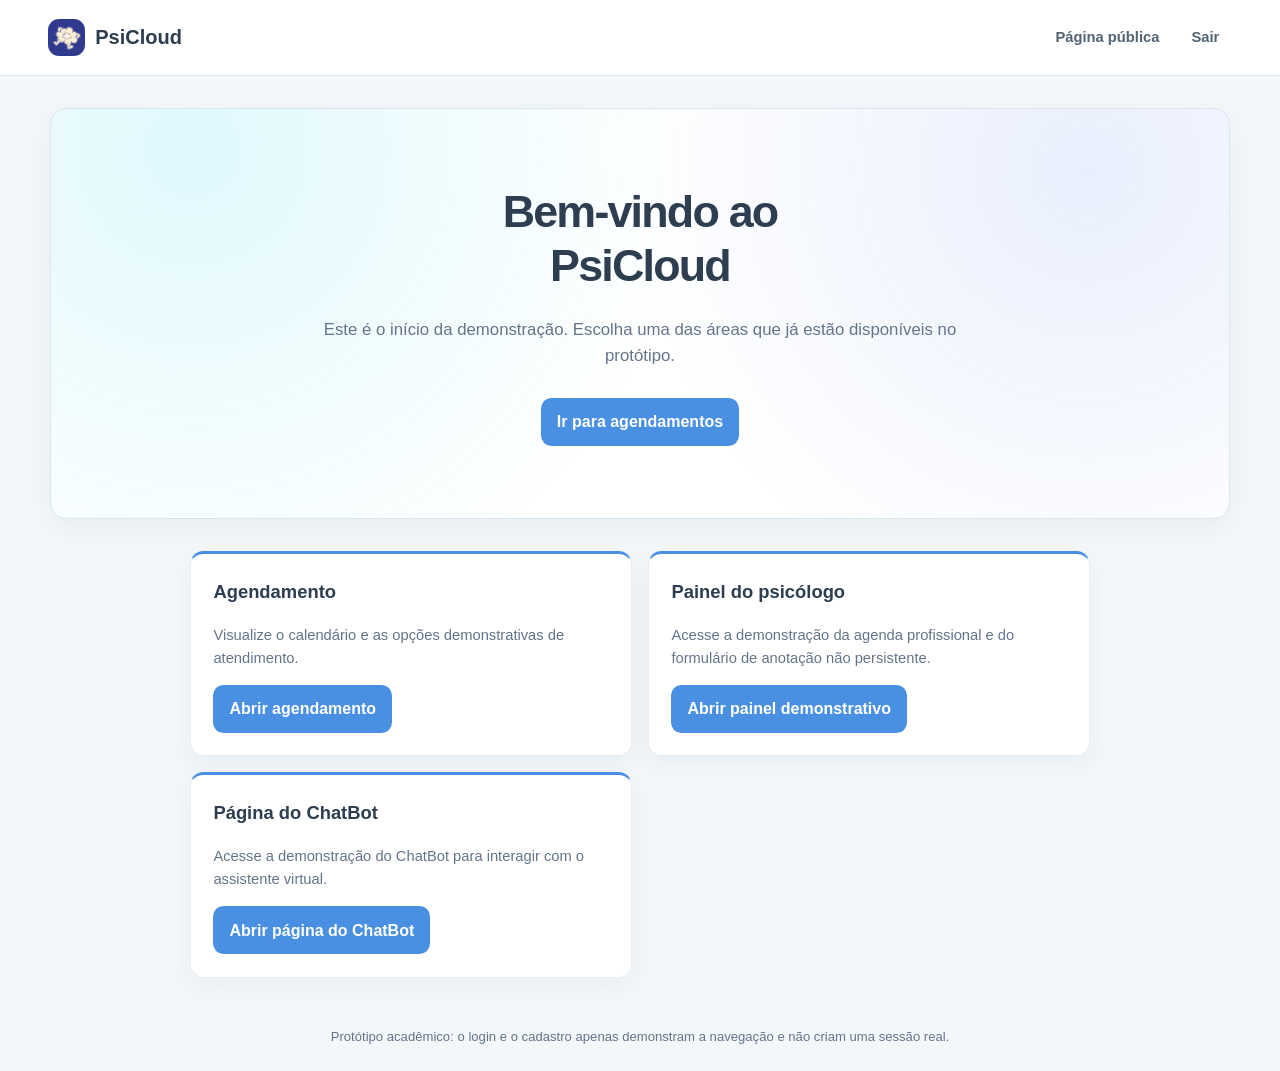
<file: pages/inicio.html>
<!DOCTYPE html>
<html lang="pt-BR">
<head>
  <meta charset="UTF-8">
  <meta name="viewport" content="width=device-width, initial-scale=1.0">
  <meta name="description" content="Página inicial demonstrativa do PsiCloud após o acesso.">
  <title>Início | PsiCloud</title>
  <link rel="stylesheet" href="../css/style.css">

</head>
<body>
  <header class="header">
    <a class="logo" href="../index.html" aria-label="PsiCloud - página pública">
      <img src="../images/logo.png" alt="" aria-hidden="true">
      <span>PsiCloud</span>
    </a>

    <nav class="nav-links" aria-label="Navegação principal">
      <a href="../index.html">Página pública</a>
      <a href="login.html">Sair</a>
    </nav>
  </header>

  <main>
    <section class="hero" aria-labelledby="welcome-title">
      <h1 id="welcome-title">Bem-vindo ao PsiCloud</h1>
      <p>Este é o início da demonstração. Escolha uma das áreas que já estão disponíveis no protótipo.</p>
      <a class="btn-primary" href="agendamento.html">Ir para agendamentos</a>
    </section>

    <section class="inicio-options" aria-label="Áreas disponíveis na demonstração">
      <article class="card-dif">
        <h2>Agendamento</h2>
        <p>Visualize o calendário e as opções demonstrativas de atendimento.</p>
        <a class="btn-primary" href="agendamento.html">Abrir agendamento</a>
      </article>

      <article class="card-dif">
        <h2>Painel do psicólogo</h2>
        <p>Acesse a demonstração da agenda profissional e do formulário de anotação não persistente.</p>
        <a class="btn-primary" href="dashboard-psicologo.html">Abrir painel demonstrativo</a>
      </article>

      <article class="card-dif">
        <h2>Página do ChatBot</h2>
        <p>Acesse a demonstração do ChatBot para interagir com o assistente virtual.</p>
        <a class="btn-primary" href="chatbot.html">Abrir página do ChatBot</a>
      </article>
    </section>
  </main>

  <footer class="inicio-footer">
    Protótipo acadêmico: o login e o cadastro apenas demonstram a navegação e não criam uma sessão real.
  </footer>
</body>
</html>
</file>
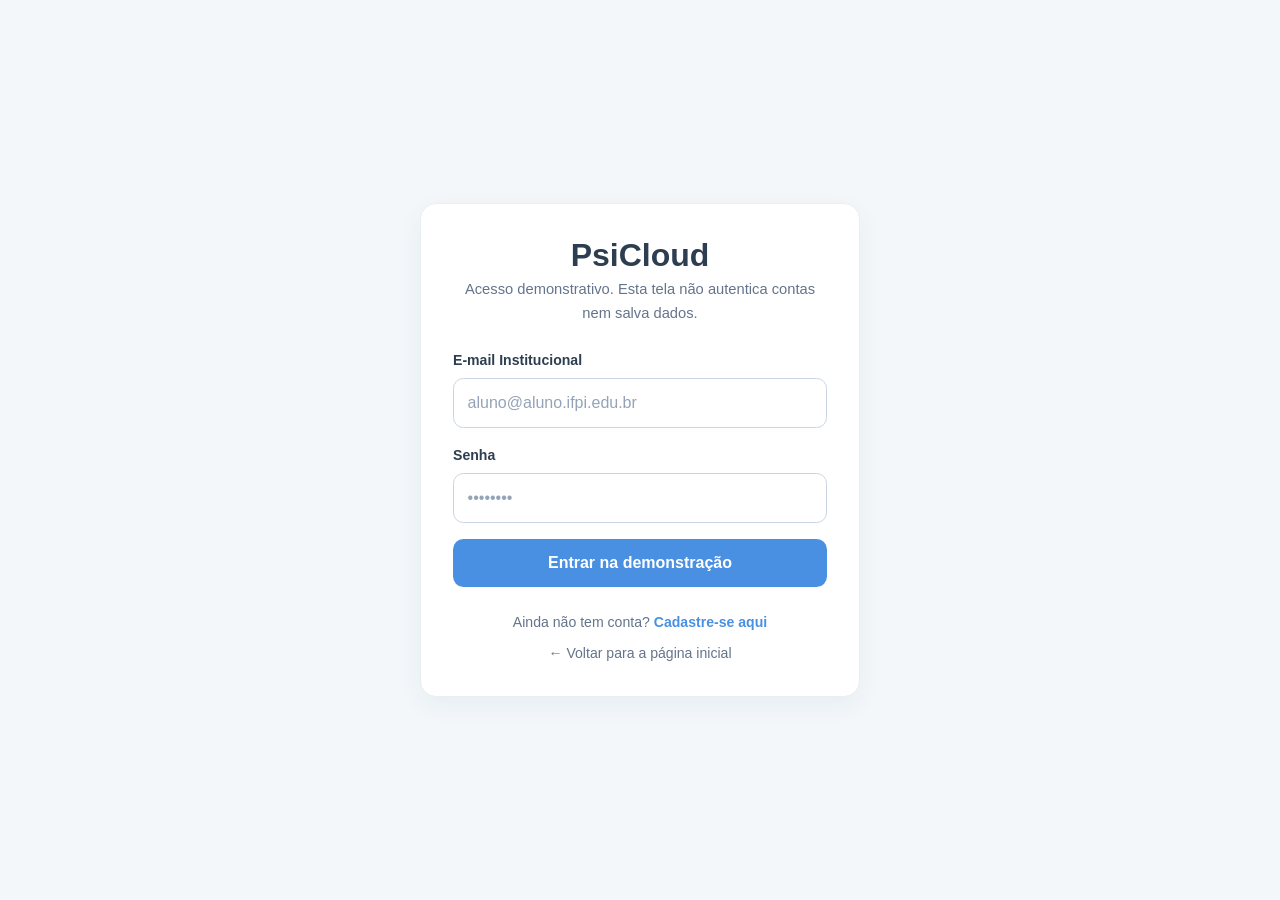
<file: pages/login.html>
<!DOCTYPE html>
<html lang="pt-BR">
<head>
  <meta charset="UTF-8">
  <meta name="viewport" content="width=device-width, initial-scale=1.0">
  <title>Login - PsiCloud</title> 
  <link rel="stylesheet" href="../css/style.css"> <!--alteração do link (guilherme)-->
</head>
<body class="auth-body">

  <main class="auth-container">
    <section class="auth-card" aria-labelledby="login-title">
      
      <!-- Cabeçalho do Card -->
      <header class="auth-header">
        <h1 class="logo-title" id="login-title">PsiCloud</h1>
          <p class="auth-subtitle">Acesso demonstrativo. Esta tela não autentica contas nem salva dados.</p>
      </header>

      <!-- Formulário com Validação Nativa HTML5 -->
      <!-- Sem name nos campos: a demonstração não envia credenciais na URL. -->
      <form action="inicio.html" method="get" class="auth-form">
        
        <div class="form-group">
          <label for="email">E-mail Institucional</label>
          <input 
            type="email" 
            id="email" 
            class="input-field" 
            placeholder="aluno@aluno.ifpi.edu.br" 
            required 
            autocomplete="email"
          />
        </div>

        <div class="form-group">
          <label for="senha">Senha</label>
          <input 
            type="password" 
            id="senha" 
            class="input-field" 
            placeholder="••••••••" 
            required 
            minlength="6" 
            autocomplete="current-password"
          />
        </div>

        <button type="submit" class="btn-primary">Entrar na demonstração</button>
      </form>

      <!-- Links de Navegação -->
      <footer class="auth-footer">
        <p>Ainda não tem conta? <a href="cadastro.html">Cadastre-se aqui</a></p>
        <p><a href="../index.html" class="link-back">← Voltar para a página inicial</a></p>
      </footer>

    </section>
  </main>

</body>
</html>
</file>
<file: css/style.css>
:root {
  --cor-primaria: #2C3E50;
  --cor-secundaria: #4A90E2;
  --cor-fundo: #E8F4F8;
  --cor-fundo-pagina: #F3F7FA;
  --cor-texto: #334155;
  --cor-texto-suave: #64748B;
  --cor-branco: #FFFFFF;
  --cor-borda: #DCE6EE;
  --cor-borda-clara: #E8EEF3;
  --cor-erro: #B42318;
  --cor-sucesso: #287044;
  --sombra-cartao: 0 8px 24px rgba(29, 54, 75, 0.05);
  --raio-cartao: 1rem;
  --fonte-principal: 'Segoe UI', Roboto, Helvetica, Arial, sans-serif;
}

* {
  box-sizing: border-box;
  margin: 0;
  padding: 0;
}

body {
  min-height: 100vh;
  background: var(--cor-fundo-pagina);
  color: var(--cor-texto);
  font-family: var(--fonte-principal);
  font-size: 1rem;
  line-height: 1.6;
}

/* Cabeçalho compartilhado */
.header {
  position: sticky;
  top: 0;
  z-index: 100;
  display: flex;
  align-items: center;
  justify-content: space-between;
  gap: 1rem;
  min-height: 76px;
  padding: 0.8rem clamp(1rem, 4vw, 3rem);
  border-bottom: 1px solid var(--cor-borda);
  background: var(--cor-branco);
}

.logo {
  display: inline-flex;
  align-items: center;
  gap: 0.65rem;
  color: var(--cor-primaria);
  font-size: 1.25rem;
  font-weight: 800;
  text-decoration: none;
}

.logo img {
  width: 2.3rem;
  height: 2.3rem;
  flex: 0 0 auto;
  border-radius: 0.7rem;
  object-fit: cover;
}

.nav-links {
  display: flex;
  flex-wrap: wrap;
  align-items: center;
  gap: 0.4rem;
}

.nav-links a {
  display: inline-flex;
  align-items: center;
  min-height: 40px;
  padding: 0.5rem 0.8rem;
  border-radius: 0.6rem;
  color: #536273;
  font-size: 0.92rem;
  font-weight: 650;
  text-decoration: none;
  transition: background-color 0.18s ease, color 0.18s ease;
}

.nav-links a:hover,
.nav-links a:focus-visible {
  background: #EAF2F8;
  color: var(--cor-primaria);
}

/* Apresentação e cartões da landing page */
.hero {
  position: relative;
  display: flex;
  width: min(1180px, calc(100% - 2rem));
  flex-direction: column;
  align-items: center;
  gap: 1rem;
  margin: 2rem auto 0;
  padding: clamp(2.5rem, 6vw, 4.5rem) clamp(1.25rem, 4vw, 2.5rem);
  border: 1px solid var(--cor-borda, rgba(15, 23, 42, 0.09));
  border-radius: var(--raio-cartao, 24px);
  background:
    radial-gradient(circle at 12% 10%, rgba(34, 211, 238, 0.14), transparent 45%),
    radial-gradient(circle at 88% 15%, rgba(37, 99, 235, 0.1), transparent 42%),
    var(--cor-branco, rgba(255, 255, 255, 0.86));
  backdrop-filter: blur(14px);
  -webkit-backdrop-filter: blur(14px);
  box-shadow: var(--sombra-cartao, 0 12px 32px rgba(15, 23, 42, 0.08));
  color: var(--cor-texto-suave, #475569);
  text-align: center;
  overflow: hidden;
}

/* Texto principal grandão (título do hero) */
.hero h1 {
  margin: 0.25rem 0 0.5rem;
  max-width: 18ch;
  font-size: clamp(2rem, 4.6vw, 3.4rem);
  font-weight: 800;
  line-height: 1.08;
  letter-spacing: -0.04em;
  color: var(--cor-texto, #0f172a);
}

/* Palavra em destaque com degradê azul/ciano */
.hero h1 span {
  background: linear-gradient(135deg,#323C9E 0%, #2563eb 100%);
  -webkit-background-clip: text;
  background-clip: text;
  color: transparent;
}

/* Subtítulo / texto de apoio */
.hero p {
  margin: 0;
  max-width: 56ch;
  font-size: clamp(0.98rem, 1.5vw, 1.08rem);
  line-height: 1.6;
  color: var(--cor-texto-suave, #475569);
}

.hero h1 {
  color: var(--cor-primaria);
  font-size: clamp(2rem, 5vw, 2.8rem);
  line-height: 1.2;
}

.hero p {
  max-width: 650px;
  margin-bottom: 0.75rem;
  font-size: 1.05rem;
}

.hero .btn-primary {
  width: auto;
}

.diferenciais {
  display: grid;
  width: min(1180px, calc(100% - 2rem));
  grid-template-columns: repeat(auto-fit, minmax(min(100%, 250px), 1fr));
  gap: 1rem;
  margin: 1.25rem auto 3rem;
}

.card-dif {
  min-width: 0;
  padding: 1.4rem;
  border: 1px solid var(--cor-borda-clara);
  border-top: 3px solid var(--cor-secundaria);
  border-radius: 0.85rem;
  background: var(--cor-branco);
  box-shadow: var(--sombra-cartao);
}

.card-dif h2,
.card-dif h3 {
  margin-bottom: 0.45rem;
  color: var(--cor-primaria);
  font-size: 1.15rem;
}

.card-dif p {
  color: var(--cor-texto-suave);
  font-size: 0.92rem;
}

.card-dif .btn-primary {
  width: auto;
  margin-top: 0.75rem;
}

.inicio-options {
  display: grid;
  width: min(900px, calc(100% - 2rem));
  grid-template-columns: repeat(2, minmax(0, 1fr));
  gap: 1rem;
  margin: 2rem auto 3rem;
}

.inicio-options .card-dif {
  display: flex;
  flex-direction: column;
  align-items: flex-start;
  gap: 0.65rem;
}

.inicio-options .card-dif p {
  flex: 1;
}

.inicio-options .card-dif .btn-primary {
  margin-top: 0.25rem;
}

.inicio-footer {
  padding: 0 1rem 1.5rem;
  color: var(--cor-texto-suave);
  font-size: 0.82rem;
  text-align: center;
}

/* Campos e botões */
.input-field {
  display: block;
  width: 100%;
  min-height: 46px;
  padding: 0.7rem 0.85rem;
  border: 1px solid #CBD5E1;
  border-radius: 0.65rem;
  background: var(--cor-branco);
  color: var(--cor-primaria);
  font: inherit;
  transition: border-color 0.18s ease, box-shadow 0.18s ease;
}

.input-field::placeholder {
  color: #94A3B8;
}

select.input-field {
  appearance: auto;
  cursor: pointer;
}

.input-field:focus-visible {
  border-color: var(--cor-secundaria);
  outline: 3px solid rgba(74, 144, 226, 0.25);
  outline-offset: 1px;
}

.input-field:focus:invalid {
  border-color: var(--cor-erro);
  box-shadow: 0 0 0 3px rgba(180, 35, 24, 0.12);
}

.input-field:focus:valid {
  border-color: var(--cor-sucesso);
  box-shadow: 0 0 0 3px rgba(40, 112, 68, 0.12);
}

.btn-primary {
  display: inline-flex;
  width: 100%;
  min-height: 46px;
  align-items: center;
  justify-content: center;
  padding: 0.7rem 1rem;
  border: 0;
  border-radius: 0.65rem;
  background: var(--cor-secundaria);
  color: var(--cor-branco);
  cursor: pointer;
  font: inherit;
  font-weight: 700;
  text-align: center;
  text-decoration: none;
  transition: background-color 0.18s ease, box-shadow 0.18s ease, transform 0.12s ease;
}

.btn-primary:hover {
  background: #357ABD;
  box-shadow: 0 5px 14px rgba(74, 144, 226, 0.22);
}

.btn-primary:active {
  transform: translateY(1px);
}

.btn-primary:focus-visible {
  outline: 3px solid rgba(74, 144, 226, 0.35);
  outline-offset: 3px;
}

.btn-primary:disabled,
.input-field:disabled {
  cursor: not-allowed;
  opacity: 0.6;
}

/* Cartão compartilhado pelas telas de acesso */
.auth-body {
  display: flex;
  min-height: 100vh;
  align-items: center;
  justify-content: center;
  padding: 2rem 1rem;
  background: var(--cor-fundo-pagina);
}

.auth-container {
  width: 100%;
  max-width: 440px;
}

.auth-card {
  padding: clamp(1.4rem, 5vw, 2rem);
  border: 1px solid var(--cor-borda-clara);
  border-radius: var(--raio-cartao);
  background: var(--cor-branco);
  box-shadow: var(--sombra-cartao);
}

.auth-header {
  margin-bottom: 1.5rem;
  text-align: center;
}

.logo-title {
  margin-bottom: 0.25rem;
  color: var(--cor-primaria);
  font-size: 2rem;
  line-height: 1.2;
}

.auth-subtitle {
  color: var(--cor-texto-suave);
  font-size: 0.92rem;
}

.auth-form {
  display: flex;
  flex-direction: column;
  gap: 1rem;
}

.form-group {
  display: flex;
  flex-direction: column;
  gap: 0.4rem;
}

.form-group label {
  color: var(--cor-primaria);
  font-size: 0.88rem;
  font-weight: 700;
}

.form-group-checkbox {
  margin: 0.2rem 0;
}

.checkbox-label {
  display: flex;
  align-items: flex-start;
  gap: 0.55rem;
  color: var(--cor-texto-suave);
  cursor: pointer;
  font-size: 0.84rem;
}

.checkbox-label input {
  flex: 0 0 auto;
  margin-top: 0.3rem;
  accent-color: var(--cor-secundaria);
}

.auth-footer {
  display: flex;
  flex-direction: column;
  gap: 0.5rem;
  margin-top: 1.5rem;
  color: var(--cor-texto-suave);
  font-size: 0.88rem;
  text-align: center;
}

.auth-footer a {
  color: var(--cor-secundaria);
  font-weight: 650;
  text-decoration: none;
}

.auth-footer a:hover,
.auth-footer a:focus-visible {
  text-decoration: underline;
}

.auth-footer .link-back {
  color: var(--cor-texto-suave);
  font-weight: 400;
}

@media (max-width: 640px) {
  .header {
    flex-wrap: wrap;
    min-height: 68px;
    padding-inline: 1rem;
  }

  .nav-links {
    gap: 0.2rem;
  }

  .nav-links a {
    padding-inline: 0.55rem;
    font-size: 0.86rem;
  }

  .hero {
    margin-top: 1rem;
    padding-inline: 1rem;
  }

  .diferenciais {
    margin-top: 1rem;
  }

  .inicio-options {
    grid-template-columns: 1fr;
  }
}



/* Evita que a tabela ultrapasse a tela */
.tabela-responsiva {
    width: 100%;
    max-width: 100%;
    overflow-x: auto;
    -webkit-overflow-scrolling: touch;
    border-radius: 8px;
}

/* Organização da tabela */
.tabela-prontuarios {
    width: 100%;
    min-width: 600px;
    border-collapse: collapse;
}

/* Células */
.tabela-prontuarios th,
.tabela-prontuarios td {
    padding: 12px;
    text-align: left;
    border-bottom: 1px solid #ddd;
    overflow-wrap: break-word;
}

/* Cabeçalho */
.tabela-prontuarios th {
    background-color: #2C3E50;
    color: white;
}

/* Telas menores */
@media (max-width: 600px) {
    .tabela-responsiva {
        overflow-x: auto;
    }

    .tabela-prontuarios {
        min-width: 550px;
    }

    .tabela-prontuarios th,
    .tabela-prontuarios td {
        padding: 9px;
        font-size: 13px;
    }
}

/* Banner de emergência/suporte urgente exibido no topo da tela.*/
.banner-suporte-urgente {
  display: flex;
  width: min(1180px, calc(100% - 2rem));
  flex-wrap: wrap;
  align-items: center;
  justify-content: space-between;
  gap: 1rem;
  margin: 1rem auto;
  padding: 1rem 1.15rem;
  border: 1px solid #EAC7C3;
  border-left: 0.35rem solid var(--cor-erro);
  border-radius: var(--raio-cartao);
  background: #FFF7F5;
  box-shadow: var(--sombra-cartao);
  color: var(--cor-primaria);
}

.banner-suporte-urgente__texto {
  flex: 1 1 22rem;
}

.banner-suporte-urgente__titulo {
  display: block;
  margin-bottom: 0.25rem;
  font-size: 1rem;
  font-weight: 750;
}

.banner-suporte-urgente__texto p {
  max-width: 75ch;
  color: var(--cor-texto);
  font-size: 0.92rem;
}

.banner-suporte-urgente__acoes {
  display: flex;
  flex-wrap: wrap;
  gap: 0.6rem;
}

.banner-suporte-urgente__link {
  display: inline-flex;
  min-height: 44px;
  align-items: center;
  justify-content: center;
  padding: 0.55rem 0.85rem;
  border: 1px solid var(--cor-erro);
  border-radius: 0.6rem;
  background: var(--cor-erro);
  color: var(--cor-branco);
  font-weight: 700;
  text-align: center;
  text-decoration: none;
  transition: background-color 0.18s ease, transform 0.12s ease;
}

.banner-suporte-urgente__link:hover {
  background: #8F1D14;
  color: var(--cor-branco);
  text-decoration: underline;
  text-underline-offset: 0.2em;
}

.banner-suporte-urgente__link:focus-visible {
  outline: 3px solid var(--cor-primaria);
  outline-offset: 3px;
}

.banner-suporte-urgente__link:active {
  transform: translateY(1px);
}

@media (max-width: 600px) {
  .banner-suporte-urgente {
    align-items: stretch;
    flex-direction: column;
  }

  .banner-suporte-urgente__acoes {
    display: grid;
    grid-template-columns: 1fr;
  }

  .banner-suporte-urgente__link {
    width: 100%;
  }
}

@media (prefers-reduced-motion: reduce) {
  .banner-suporte-urgente__link {
    transition: none;
  }
}

/* Rolagem suave na caixa de mensagens */
.chat-messages {
    overflow-y: auto;
    scroll-behavior: smooth;
}
</file>
